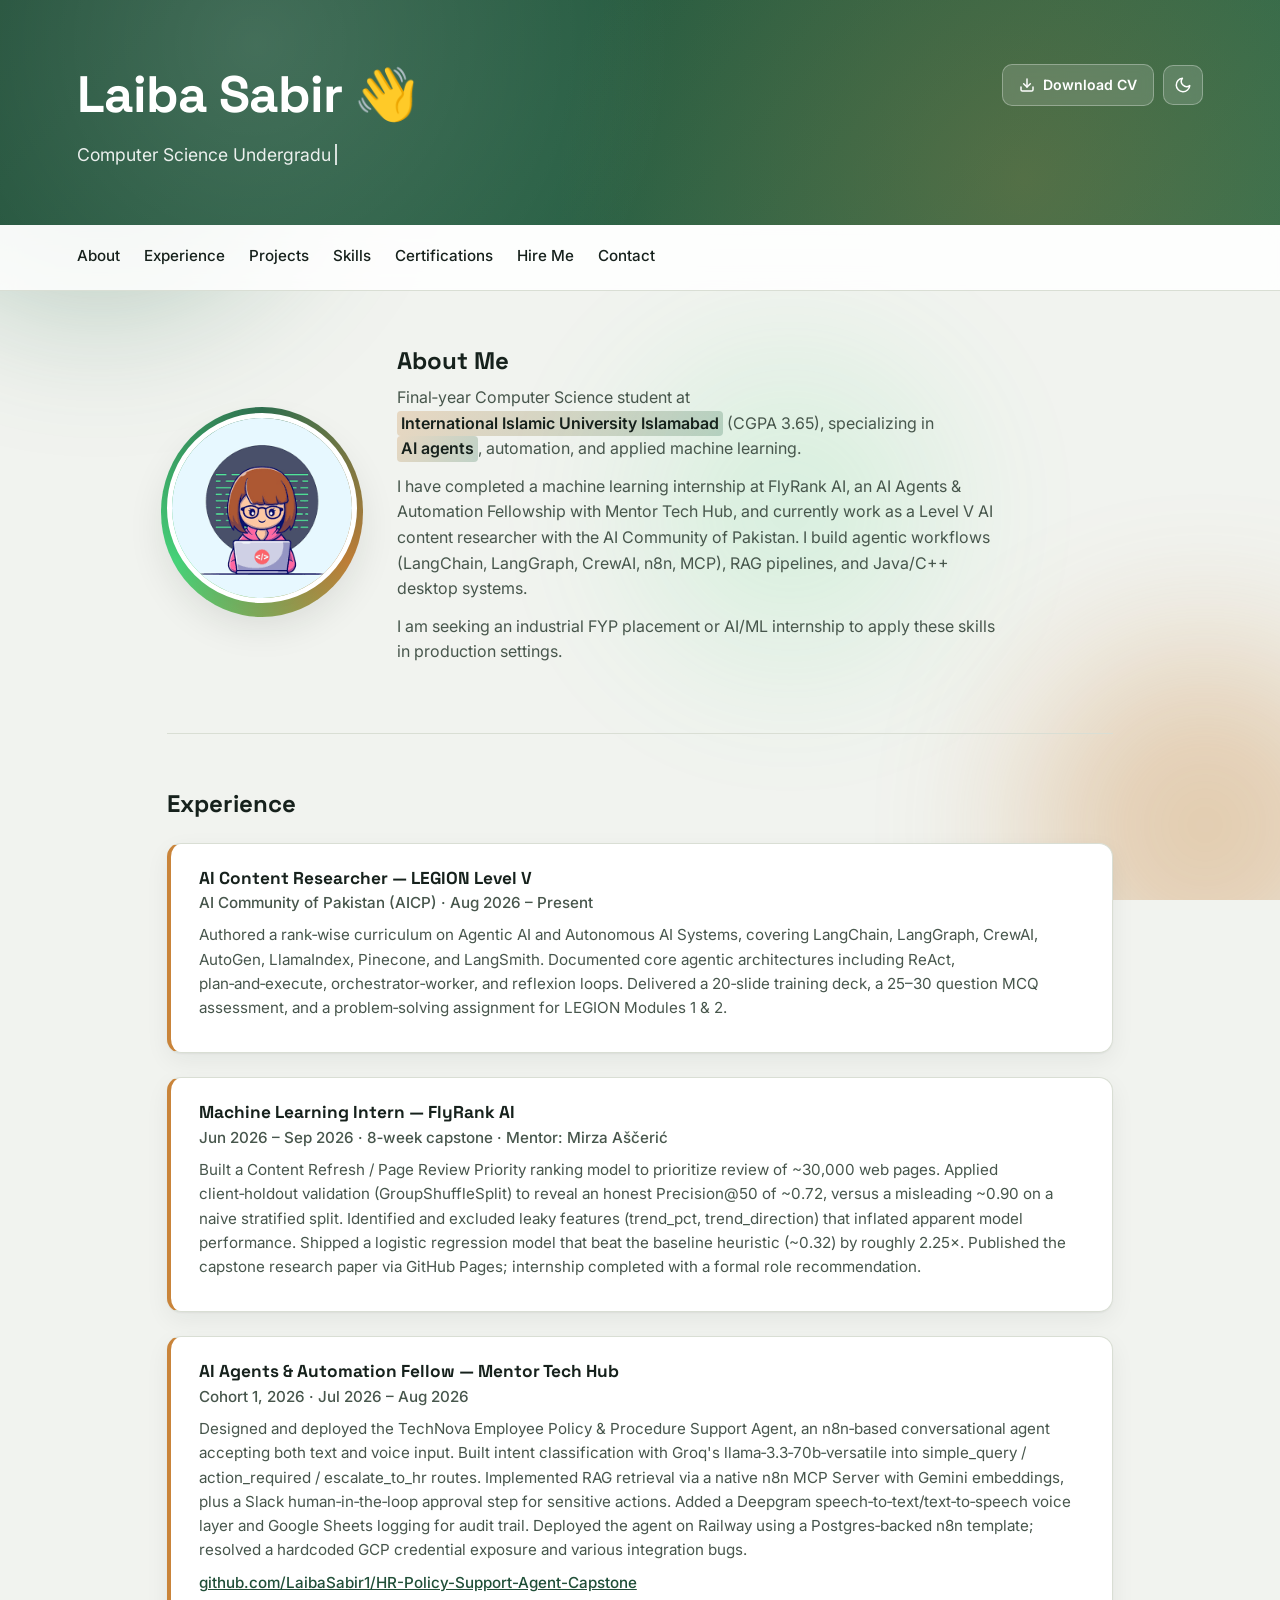
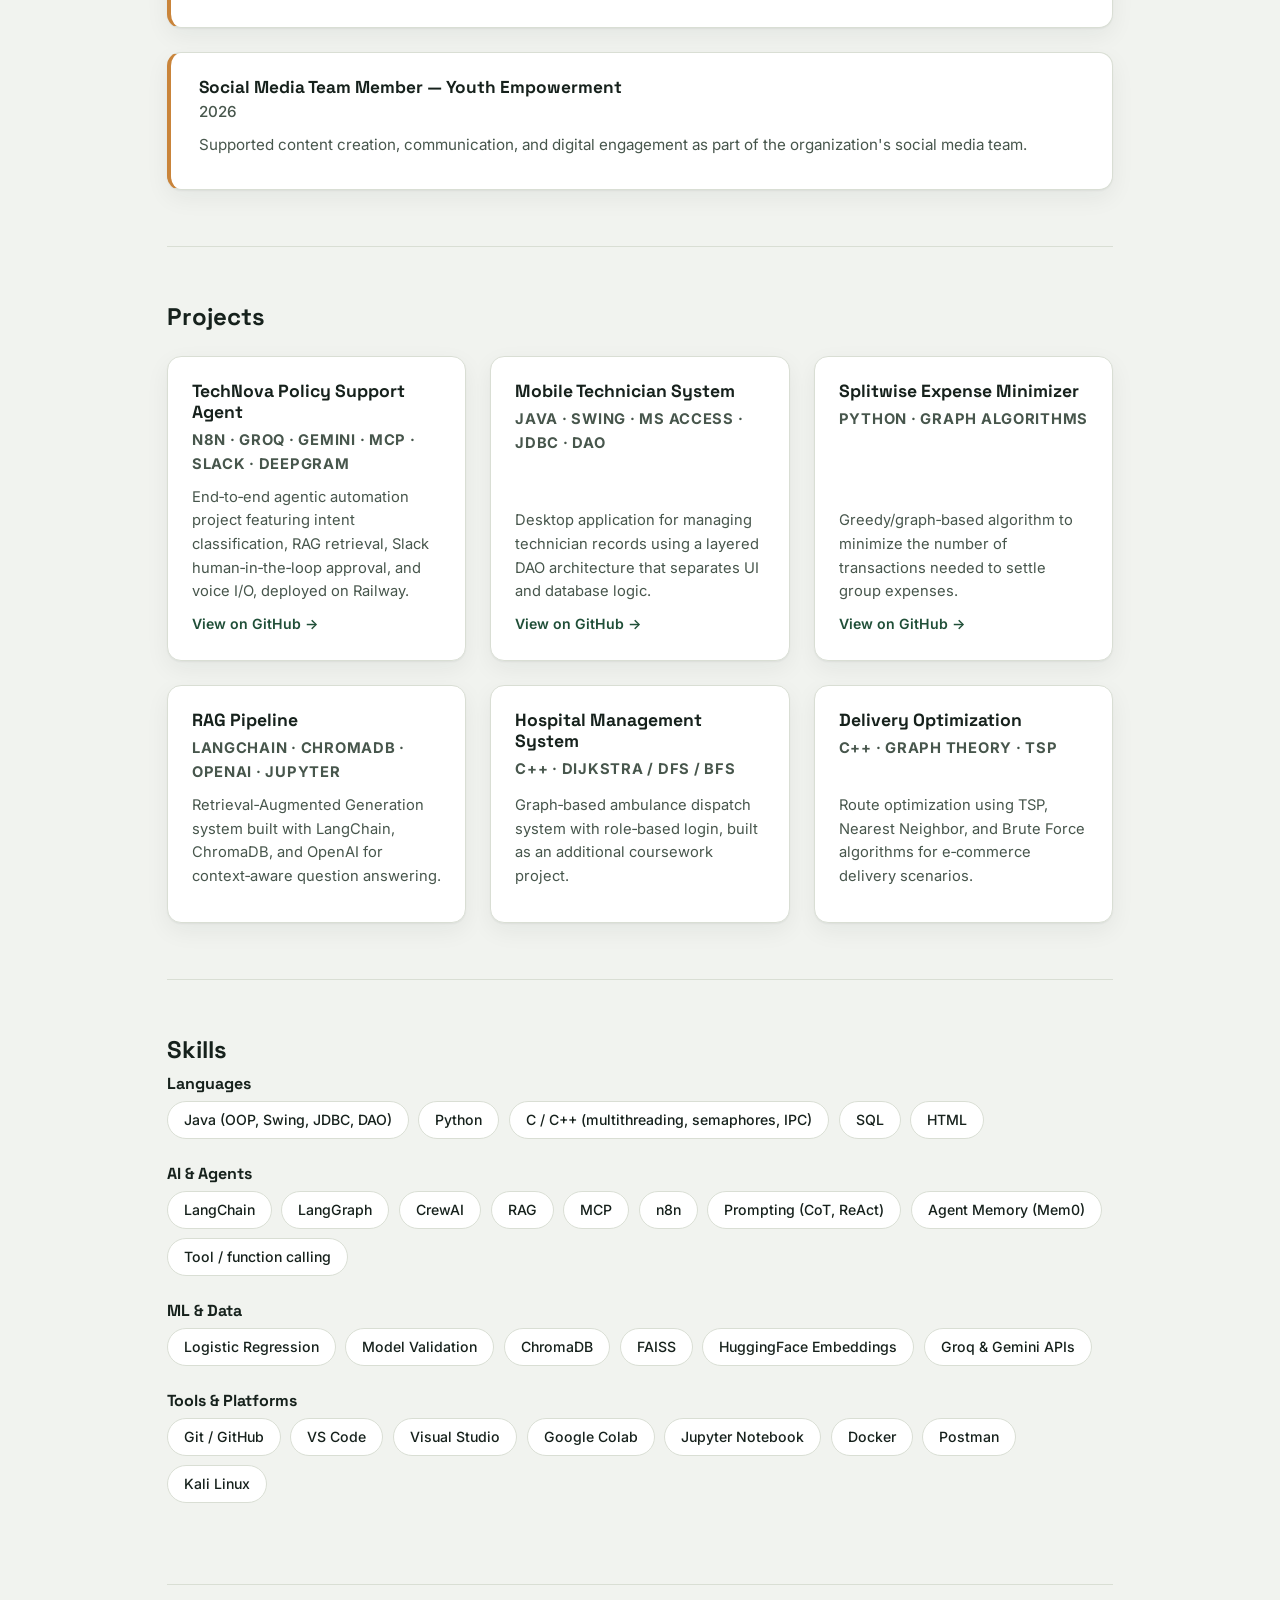
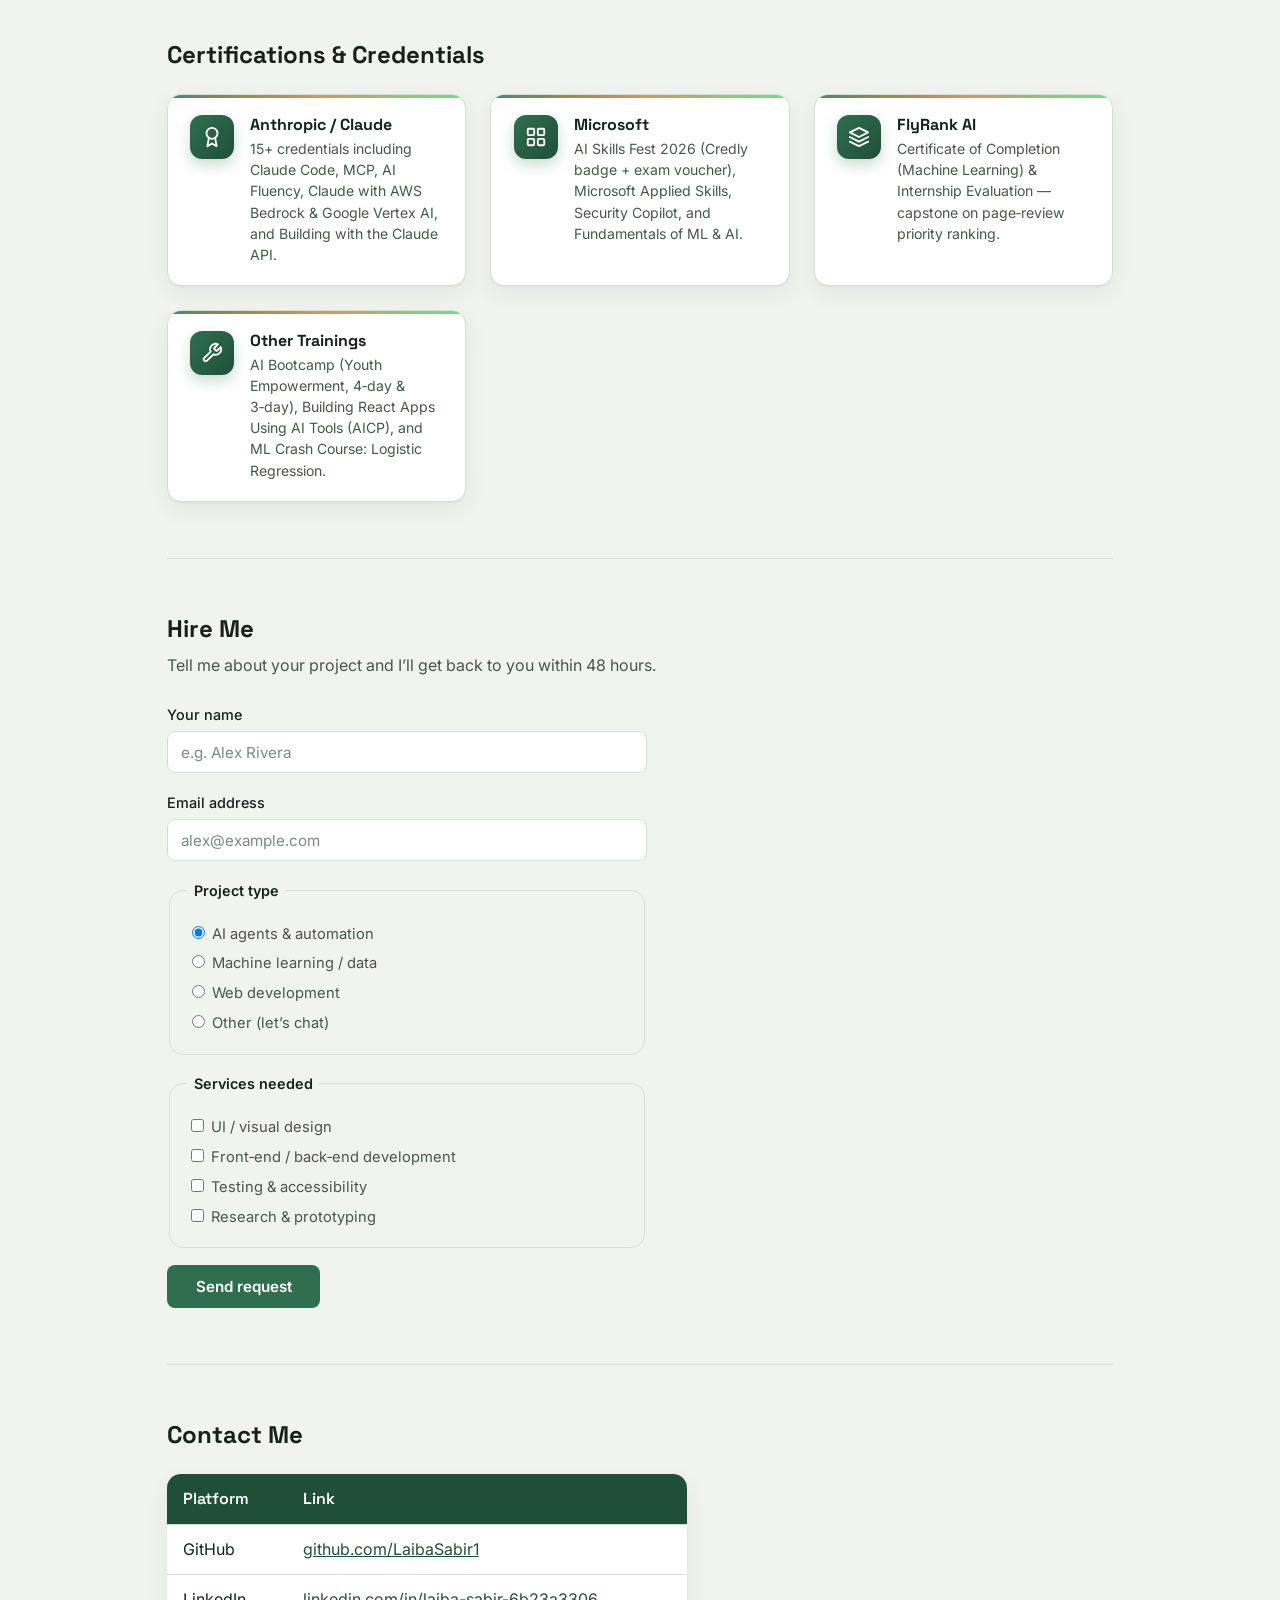
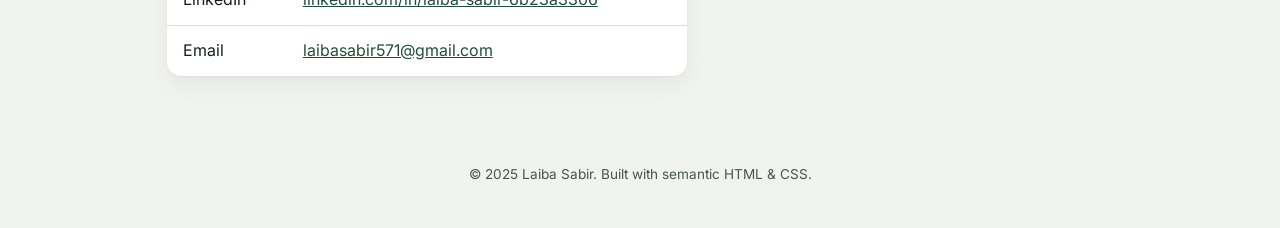
<file: index.html>
<!DOCTYPE html>
<html lang="en">
<head>
    <meta charset="UTF-8">
    <meta name="viewport" content="width=device-width, initial-scale=1.0">
    <title>Laiba Sabir · AI Agents & Machine Learning Portfolio</title>
    <link rel="preconnect" href="https://fonts.googleapis.com">
    <link rel="preconnect" href="https://fonts.gstatic.com" crossorigin>
    <link href="https://fonts.googleapis.com/css2?family=Space+Grotesk:wght@500;600;700&family=Inter:wght@400;500;600&display=swap" rel="stylesheet">
    <link rel="icon" type="image/png" href="images.png">
    <link rel="stylesheet" href="styles.css">
</head>
<body>

    <!-- Decorative animated background -->
    <div class="bg-blobs" aria-hidden="true">
        <span></span><span></span><span></span>
    </div>

    <header class="site-header">
        <div class="header-top">
            <div>
                <h1>Laiba Sabir <span class="wave">👋</span></h1>
                <p><span class="typed" id="typed-role">Computer Science Undergraduate</span></p>
            </div>
            <div class="header-actions">
                <a href="Laiba_Sabir_CV.pdf" download class="btn-cv" title="Download my CV">
                    <svg width="16" height="16" viewBox="0 0 24 24" fill="none" stroke="currentColor" stroke-width="2.2" stroke-linecap="round" stroke-linejoin="round" aria-hidden="true">
                        <path d="M21 15v4a2 2 0 0 1-2 2H5a2 2 0 0 1-2-2v-4"/>
                        <polyline points="7 10 12 15 17 10"/>
                        <line x1="12" y1="15" x2="12" y2="3"/>
                    </svg>
                    Download CV
                </a>
                <button id="theme-toggle" class="theme-toggle" aria-label="Toggle dark mode" title="Toggle dark mode">
                    <svg class="icon-sun" width="18" height="18" viewBox="0 0 24 24" fill="none" stroke="currentColor" stroke-width="2" stroke-linecap="round" stroke-linejoin="round" aria-hidden="true">
                        <circle cx="12" cy="12" r="4"/>
                        <path d="M12 2v2M12 20v2M4.93 4.93l1.41 1.41M17.66 17.66l1.41 1.41M2 12h2M20 12h2M6.34 17.66l-1.41 1.41M19.07 4.93l-1.41 1.41"/>
                    </svg>
                    <svg class="icon-moon" width="18" height="18" viewBox="0 0 24 24" fill="none" stroke="currentColor" stroke-width="2" stroke-linecap="round" stroke-linejoin="round" aria-hidden="true">
                        <path d="M21 12.79A9 9 0 1 1 11.21 3 7 7 0 0 0 21 12.79z"/>
                    </svg>
                </button>
            </div>
        </div>
    </header>

    <nav class="site-nav" aria-label="Main navigation">
        <a href="#about">About</a>
        <a href="#experience">Experience</a>
        <a href="#projects">Projects</a>
        <a href="#skills">Skills</a>
        <a href="#certifications">Certifications</a>
        <a href="#hire">Hire Me</a>
        <a href="#contact">Contact</a>
    </nav>

    <main>

        <!-- About -->
        <section id="about" class="about reveal">
            <div class="about__photo-wrap">
                <img src="images.png"
                     alt="Illustrated avatar of Laiba Sabir, a computer science student"
                     class="about__photo"
                     width="190" height="190"
                     loading="lazy">
            </div>
            <div class="about__text">
                <h2>About Me</h2>
                <p>
                    Final‑year Computer Science student at <span class="highlight">International Islamic University Islamabad</span>
                    (CGPA 3.65), specializing in <span class="highlight">AI agents</span>, automation, and applied machine learning.
                </p>
                <p>
                    I have completed a machine learning internship at FlyRank AI, an AI Agents &amp; Automation Fellowship with
                    Mentor Tech Hub, and currently work as a Level V AI content researcher with the AI Community of Pakistan.
                    I build agentic workflows (LangChain, LangGraph, CrewAI, n8n, MCP), RAG pipelines, and Java/C++ desktop systems.
                </p>
                <p>
                    I am seeking an industrial FYP placement or AI/ML internship to apply these skills in production settings.
                </p>
            </div>
        </section>

        <!-- Experience -->
        <section id="experience" class="experience reveal">
            <h2>Experience</h2>
            <ul class="experience-list">

                <li class="experience-item">
                    <h3>AI Content Researcher — LEGION Level V</h3>
                    <p class="experience-meta">AI Community of Pakistan (AICP) · Aug 2026 – Present</p>
                    <p>
                        Authored a rank‑wise curriculum on Agentic AI and Autonomous AI Systems, covering
                        LangChain, LangGraph, CrewAI, AutoGen, LlamaIndex, Pinecone, and LangSmith.
                        Documented core agentic architectures including ReAct, plan‑and‑execute,
                        orchestrator‑worker, and reflexion loops. Delivered a 20‑slide training deck, a
                        25–30 question MCQ assessment, and a problem‑solving assignment for LEGION Modules 1 &amp; 2.
                    </p>
                </li>

                <li class="experience-item">
                    <h3>Machine Learning Intern — FlyRank AI</h3>
                    <p class="experience-meta">Jun 2026 – Sep 2026 · 8‑week capstone · Mentor: Mirza Aščerić</p>
                    <p>
                        Built a Content Refresh / Page Review Priority ranking model to prioritize review
                        of ~30,000 web pages. Applied client‑holdout validation (GroupShuffleSplit) to reveal
                        an honest Precision@50 of ~0.72, versus a misleading ~0.90 on a naive stratified split.
                        Identified and excluded leaky features (trend_pct, trend_direction) that inflated
                        apparent model performance. Shipped a logistic regression model that beat the baseline
                        heuristic (~0.32) by roughly 2.25×. Published the capstone research paper via GitHub
                        Pages; internship completed with a formal role recommendation.
                    </p>
                </li>

                <li class="experience-item">
                    <h3>AI Agents &amp; Automation Fellow — Mentor Tech Hub</h3>
                    <p class="experience-meta">Cohort 1, 2026 · Jul 2026 – Aug 2026</p>
                    <p>
                        Designed and deployed the TechNova Employee Policy &amp; Procedure Support Agent, an
                        n8n‑based conversational agent accepting both text and voice input. Built intent
                        classification with Groq's llama‑3.3‑70b‑versatile into simple_query / action_required /
                        escalate_to_hr routes. Implemented RAG retrieval via a native n8n MCP Server with Gemini
                        embeddings, plus a Slack human‑in‑the‑loop approval step for sensitive actions. Added a
                        Deepgram speech‑to‑text/text‑to‑speech voice layer and Google Sheets logging for audit
                        trail. Deployed the agent on Railway using a Postgres‑backed n8n template; resolved a
                        hardcoded GCP credential exposure and various integration bugs.
                    </p>
                    <p class="experience-meta" style="margin-top:0.5rem;">
                        <a href="https://github.com/LaibaSabir1/HR-Policy-Support-Agent-Capstone" target="_blank" rel="noopener">
                            github.com/LaibaSabir1/HR-Policy-Support-Agent-Capstone
                        </a>
                    </p>
                </li>

                <li class="experience-item">
                    <h3>Social Media Team Member — Youth Empowerment</h3>
                    <p class="experience-meta">2026</p>
                    <p>
                        Supported content creation, communication, and digital engagement as part of the
                        organization's social media team.
                    </p>
                </li>
            </ul>
        </section>

        <!-- Projects -->
        <section id="projects" class="projects reveal">
            <h2>Projects</h2>
            <div class="card-grid">

                <article class="card">
                    <h3>TechNova Policy Support Agent</h3>
                    <p class="card__stack">n8n · Groq · Gemini · MCP · Slack · Deepgram</p>
                    <p>
                        End‑to‑end agentic automation project featuring intent classification, RAG retrieval,
                        Slack human‑in‑the‑loop approval, and voice I/O, deployed on Railway.
                    </p>
                    <div class="card__links">
                        <a href="https://github.com/LaibaSabir1/HR-Policy-Support-Agent-Capstone" target="_blank" rel="noopener">View on GitHub →</a>
                    </div>
                </article>

                <article class="card">
                    <h3>Mobile Technician System</h3>
                    <p class="card__stack">Java · Swing · MS Access · JDBC · DAO</p>
                    <p>
                        Desktop application for managing technician records using a layered DAO architecture
                        that separates UI and database logic.
                    </p>
                    <div class="card__links">
                        <a href="https://github.com/LaibaSabir1/Mobile_Technician_System" target="_blank" rel="noopener">View on GitHub →</a>
                    </div>
                </article>

                <article class="card">
                    <h3>Splitwise Expense Minimizer</h3>
                    <p class="card__stack">Python · Graph Algorithms</p>
                    <p>
                        Greedy/graph‑based algorithm to minimize the number of transactions needed to settle
                        group expenses.
                    </p>
                    <div class="card__links">
                        <a href="https://github.com/LaibaSabir1/Splitwise_Expense_Minimizer" target="_blank" rel="noopener">View on GitHub →</a>
                    </div>
                </article>

                <article class="card">
                    <h3>RAG Pipeline</h3>
                    <p class="card__stack">LangChain · ChromaDB · OpenAI · Jupyter</p>
                    <p>
                        Retrieval‑Augmented Generation system built with LangChain, ChromaDB, and OpenAI for
                        context‑aware question answering.
                    </p>
                </article>

                <article class="card">
                    <h3>Hospital Management System</h3>
                    <p class="card__stack">C++ · Dijkstra / DFS / BFS</p>
                    <p>
                        Graph‑based ambulance dispatch system with role‑based login, built as an additional
                        coursework project.
                    </p>
                </article>

                <article class="card">
                    <h3>Delivery Optimization</h3>
                    <p class="card__stack">C++ · Graph Theory · TSP</p>
                    <p>
                        Route optimization using TSP, Nearest Neighbor, and Brute Force algorithms for
                        e‑commerce delivery scenarios.
                    </p>
                </article>
            </div>
        </section>

        <!-- Skills -->
        <section id="skills" class="skills reveal">
            <h2>Skills</h2>

            <div class="skills__group">
                <h3>Languages</h3>
                <ul class="skills__list">
                    <li>Java (OOP, Swing, JDBC, DAO)</li>
                    <li>Python</li>
                    <li>C / C++ (multithreading, semaphores, IPC)</li>
                    <li>SQL</li>
                    <li>HTML</li>
                </ul>
            </div>

            <div class="skills__group">
                <h3>AI &amp; Agents</h3>
                <ul class="skills__list">
                    <li>LangChain</li>
                    <li>LangGraph</li>
                    <li>CrewAI</li>
                    <li>RAG</li>
                    <li>MCP</li>
                    <li>n8n</li>
                    <li>Prompting (CoT, ReAct)</li>
                    <li>Agent Memory (Mem0)</li>
                    <li>Tool / function calling</li>
                </ul>
            </div>

            <div class="skills__group">
                <h3>ML &amp; Data</h3>
                <ul class="skills__list">
                    <li>Logistic Regression</li>
                    <li>Model Validation</li>
                    <li>ChromaDB</li>
                    <li>FAISS</li>
                    <li>HuggingFace Embeddings</li>
                    <li>Groq &amp; Gemini APIs</li>
                </ul>
            </div>

            <div class="skills__group">
                <h3>Tools &amp; Platforms</h3>
                <ul class="skills__list">
                    <li>Git / GitHub</li>
                    <li>VS Code</li>
                    <li>Visual Studio</li>
                    <li>Google Colab</li>
                    <li>Jupyter Notebook</li>
                    <li>Docker</li>
                    <li>Postman</li>
                    <li>Kali Linux</li>
                </ul>
            </div>
        </section>

        <!-- Certifications -->
        <section id="certifications" class="certifications reveal">
            <h2>Certifications &amp; Credentials</h2>

            <div class="cert-grid">

                <article class="cert-card">
                    <div class="cert-card__icon" aria-hidden="true">
                        <svg width="22" height="22" viewBox="0 0 24 24" fill="none" stroke="currentColor" stroke-width="2" stroke-linecap="round" stroke-linejoin="round">
                            <circle cx="12" cy="8" r="6"/>
                            <path d="M15.477 12.89 17 22l-5-3-5 3 1.523-9.11"/>
                        </svg>
                    </div>
                    <div>
                        <h3>Anthropic / Claude</h3>
                        <p>15+ credentials including Claude Code, MCP, AI Fluency, Claude with AWS Bedrock &amp; Google Vertex AI, and Building with the Claude API.</p>
                    </div>
                </article>

                <article class="cert-card">
                    <div class="cert-card__icon" aria-hidden="true">
                        <svg width="22" height="22" viewBox="0 0 24 24" fill="none" stroke="currentColor" stroke-width="2" stroke-linecap="round" stroke-linejoin="round">
                            <rect x="3" y="3" width="7" height="7" rx="1"/>
                            <rect x="14" y="3" width="7" height="7" rx="1"/>
                            <rect x="14" y="14" width="7" height="7" rx="1"/>
                            <rect x="3" y="14" width="7" height="7" rx="1"/>
                        </svg>
                    </div>
                    <div>
                        <h3>Microsoft</h3>
                        <p>AI Skills Fest 2026 (Credly badge + exam voucher), Microsoft Applied Skills, Security Copilot, and Fundamentals of ML &amp; AI.</p>
                    </div>
                </article>

                <article class="cert-card">
                    <div class="cert-card__icon" aria-hidden="true">
                        <svg width="22" height="22" viewBox="0 0 24 24" fill="none" stroke="currentColor" stroke-width="2" stroke-linecap="round" stroke-linejoin="round">
                            <path d="M12 2 2 7l10 5 10-5-10-5z"/>
                            <path d="m2 17 10 5 10-5"/>
                            <path d="m2 12 10 5 10-5"/>
                        </svg>
                    </div>
                    <div>
                        <h3>FlyRank AI</h3>
                        <p>Certificate of Completion (Machine Learning) &amp; Internship Evaluation — capstone on page‑review priority ranking.</p>
                    </div>
                </article>

                <article class="cert-card">
                    <div class="cert-card__icon" aria-hidden="true">
                        <svg width="22" height="22" viewBox="0 0 24 24" fill="none" stroke="currentColor" stroke-width="2" stroke-linecap="round" stroke-linejoin="round">
                            <path d="M14.7 6.3a1 1 0 0 0 0 1.4l1.6 1.6a1 1 0 0 0 1.4 0l3.77-3.77a6 6 0 0 1-7.94 7.94l-6.91 6.91a2.12 2.12 0 0 1-3-3l6.91-6.91a6 6 0 0 1 7.94-7.94l-3.76 3.76z"/>
                        </svg>
                    </div>
                    <div>
                        <h3>Other Trainings</h3>
                        <p>AI Bootcamp (Youth Empowerment, 4‑day &amp; 3‑day), Building React Apps Using AI Tools (AICP), and ML Crash Course: Logistic Regression.</p>
                    </div>
                </article>

            </div>
        </section>

        <!-- Hire form -->
        <section id="hire" class="hire reveal">
            <h2>Hire Me</h2>
            <p>Tell me about your project and I’ll get back to you within 48 hours.</p>

            <form class="hire-form" action="https://formspree.io/f/mnpnnepe" method="POST">
                <div class="form-row">
                    <label for="name">Your name</label>
                    <input type="text" id="name" name="name" placeholder="e.g. Alex Rivera" required>
                </div>

                <div class="form-row">
                    <label for="email">Email address</label>
                    <input type="email" id="email" name="email" placeholder="alex@example.com" required>
                </div>

                <fieldset class="form-fieldset">
                    <legend>Project type</legend>
                    <label><input type="radio" name="project" value="ai-agents" checked> AI agents &amp; automation</label>
                    <label><input type="radio" name="project" value="ml"> Machine learning / data</label>
                    <label><input type="radio" name="project" value="web"> Web development</label>
                    <label><input type="radio" name="project" value="other"> Other (let’s chat)</label>
                </fieldset>

                <fieldset class="form-fieldset">
                    <legend>Services needed</legend>
                    <label><input type="checkbox" name="service" value="design"> UI / visual design</label>
                    <label><input type="checkbox" name="service" value="development"> Front‑end / back‑end development</label>
                    <label><input type="checkbox" name="service" value="testing"> Testing &amp; accessibility</label>
                    <label><input type="checkbox" name="service" value="research"> Research &amp; prototyping</label>
                </fieldset>

                <button type="submit">Send request</button>
            </form>
        </section>

        <!-- Contact -->
        <section id="contact" class="contact reveal">
            <h2>Contact Me</h2>
            <table>
                <thead>
                    <tr><th>Platform</th><th>Link</th></tr>
                </thead>
                <tbody>
                    <tr>
                        <td>GitHub</td>
                        <td><a href="https://github.com/LaibaSabir1" target="_blank" rel="noopener">github.com/LaibaSabir1</a></td>
                    </tr>
                    <tr>
                        <td>LinkedIn</td>
                        <td><a href="https://www.linkedin.com/in/laiba-sabir-6b23a3306" target="_blank" rel="noopener">linkedin.com/in/laiba-sabir-6b23a3306</a></td>
                    </tr>
                    <tr>
                        <td>Email</td>
                        <td><a href="mailto:laibasabir571@gmail.com">laibasabir571@gmail.com</a></td>
                    </tr>
                </tbody>
            </table>
        </section>

    </main>

    <footer class="site-footer">
        <p>© 2025 Laiba Sabir. Built with semantic HTML &amp; CSS.</p>
    </footer>

    <script>
        // ---------- Typing effect for the header role ----------
        const roles = [
            "Computer Science Undergraduate",
            "AI Agents & Automation",
            "Machine Learning Practitioner",
            "RAG & LLM Enthusiast"
        ];
        const typedEl = document.getElementById("typed-role");
        let roleIndex = 0, charIndex = 0, deleting = false;

        function typeLoop() {
            const current = roles[roleIndex];
            if (!deleting) {
                typedEl.textContent = current.slice(0, ++charIndex);
                if (charIndex === current.length) {
                    deleting = true;
                    setTimeout(typeLoop, 1500);
                    return;
                }
            } else {
                typedEl.textContent = current.slice(0, --charIndex);
                if (charIndex === 0) {
                    deleting = false;
                    roleIndex = (roleIndex + 1) % roles.length;
                }
            }
            setTimeout(typeLoop, deleting ? 40 : 80);
        }
        typeLoop();

        // ---------- Scroll reveal ----------
        const revealEls = document.querySelectorAll(".reveal");
        const observer = new IntersectionObserver((entries) => {
            entries.forEach((entry) => {
                if (entry.isIntersecting) {
                    entry.target.classList.add("visible");
                    observer.unobserve(entry.target);
                }
            });
        }, { threshold: 0.12 });
        revealEls.forEach((el) => observer.observe(el));

        // ---------- Theme toggle (dark / light) ----------
        const themeToggle = document.getElementById("theme-toggle");
        const root = document.documentElement;

        // Load saved theme or system preference
        const savedTheme = localStorage.getItem("theme");
        const prefersDark = window.matchMedia("(prefers-color-scheme: dark)").matches;

        if (savedTheme === "dark" || (!savedTheme && prefersDark)) {
            root.setAttribute("data-theme", "dark");
        }

        themeToggle.addEventListener("click", () => {
            const isDark = root.getAttribute("data-theme") === "dark";
            if (isDark) {
                root.removeAttribute("data-theme");
                localStorage.setItem("theme", "light");
            } else {
                root.setAttribute("data-theme", "dark");
                localStorage.setItem("theme", "dark");
            }
        });
    </script>
</body>
</html>
</file>
<file: styles.css>
/* =========================================================
   Design tokens — Light mode (default)
   ========================================================= */
:root {
    --ink: #16211C;
    --ink-soft: #47564C;
    --bg: #F1F3EF;
    --surface: #FFFFFF;
    --border: #D9DED4;
    --accent: #2F6F4F;
    --accent-dark: #204F38;
    --accent-warm: #C9843A;
    --accent-glow: #4ade80;
    --radius: 14px;
    --shadow: 0 1px 2px rgba(22,33,28,0.06), 0 8px 24px rgba(22,33,28,0.06);
    --shadow-lg: 0 20px 40px rgba(22,33,28,0.12);
    --font-display: "Space Grotesk", "Segoe UI", sans-serif;
    --font-body: "Inter", "Segoe UI", sans-serif;
}

/* =========================================================
   Dark mode overrides
   ========================================================= */
[data-theme="dark"] {
    --ink: #E8EDE9;
    --ink-soft: #A8B5AC;
    --bg: #0F1713;
    --surface: #182420;
    --border: #2A3A32;
    --accent: #4CAF7D;
    --accent-dark: #2F6F4F;
    --accent-warm: #E0A05A;
    --accent-glow: #6EE7A0;
    --shadow: 0 1px 2px rgba(0,0,0,0.3), 0 8px 24px rgba(0,0,0,0.35);
    --shadow-lg: 0 20px 40px rgba(0,0,0,0.5);
}

[data-theme="dark"] body { background: var(--bg); color: var(--ink); }
[data-theme="dark"] .site-nav {
    background: rgba(15, 23, 19, 0.85);
    border-bottom-color: var(--border);
}
[data-theme="dark"] .site-nav a { color: var(--ink); }
[data-theme="dark"] .site-nav a:hover { color: var(--accent-glow); }
[data-theme="dark"] .about__text .highlight {
    background: linear-gradient(120deg, rgba(224,160,90,0.2), rgba(76,175,125,0.2));
    color: var(--ink);
}
[data-theme="dark"] .bg-blobs span { opacity: 0.25; }
[data-theme="dark"] .theme-toggle .icon-sun { display: block; }
[data-theme="dark"] .theme-toggle .icon-moon { display: none; }

/* =========================================================
   Base
   ========================================================= */
* { box-sizing: border-box; }
html { scroll-behavior: smooth; }

body {
    margin: 0;
    font-family: var(--font-body);
    color: var(--ink);
    background: var(--bg);
    line-height: 1.6;
    overflow-x: hidden;
    transition: background-color 0.3s ease, color 0.3s ease;
}

h1, h2, h3 {
    font-family: var(--font-display);
    line-height: 1.2;
    margin: 0 0 0.4em;
}

p { margin: 0 0 0.75em; color: var(--ink-soft); }
a { color: var(--accent-dark); }
img { max-width: 100%; height: auto; }

[data-theme="dark"] a { color: var(--accent-glow); }

/* =========================================================
   Animated gradient background blobs
   ========================================================= */
.bg-blobs {
    position: fixed;
    inset: 0;
    z-index: -1;
    overflow: hidden;
    pointer-events: none;
}
.bg-blobs span {
    position: absolute;
    border-radius: 50%;
    filter: blur(80px);
    opacity: 0.35;
    animation: float 18s ease-in-out infinite;
}
.bg-blobs span:nth-child(1) {
    width: 400px; height: 400px;
    background: #2F6F4F;
    top: -100px; left: -100px;
    animation-delay: 0s;
}
.bg-blobs span:nth-child(2) {
    width: 350px; height: 350px;
    background: #C9843A;
    bottom: -100px; right: -100px;
    animation-delay: -6s;
}
.bg-blobs span:nth-child(3) {
    width: 300px; height: 300px;
    background: #4ade80;
    top: 40%; left: 50%;
    animation-delay: -12s;
    opacity: 0.15;
}
@keyframes float {
    0%, 100% { transform: translate(0,0) scale(1); }
    33%      { transform: translate(40px,-30px) scale(1.1); }
    66%      { transform: translate(-30px,30px) scale(0.95); }
}

/* =========================================================
   Header + Nav
   ========================================================= */
.site-header {
    position: relative;
    color: #fff;
    padding: 4rem 6vw 3.5rem;
    background: linear-gradient(135deg, var(--accent-dark), var(--accent));
    overflow: hidden;
    transition: background 0.3s ease;
}
[data-theme="dark"] .site-header {
    background: linear-gradient(135deg, #0B2A1D, #1F4F38);
}
.site-header::before {
    content: "";
    position: absolute;
    inset: 0;
    background:
        radial-gradient(circle at 20% 20%, rgba(255,255,255,0.15), transparent 40%),
        radial-gradient(circle at 80% 80%, rgba(201,132,58,0.25), transparent 45%);
    pointer-events: none;
}

.header-top {
    position: relative;
    display: flex;
    justify-content: space-between;
    align-items: flex-start;
    gap: 1.5rem;
    flex-wrap: wrap;
}

.site-header h1 {
    font-size: clamp(2.2rem, 5vw, 3.2rem);
    letter-spacing: -0.02em;
    margin-bottom: 0.3em;
}
.site-header h1 .wave {
    display: inline-block;
    animation: wave 2.5s infinite;
    transform-origin: 70% 70%;
}
@keyframes wave {
    0%, 60%, 100% { transform: rotate(0deg); }
    10%, 30%      { transform: rotate(14deg); }
    20%           { transform: rotate(-8deg); }
}
.site-header p {
    color: rgba(255,255,255,0.9);
    margin: 0;
    font-size: 1.1rem;
    min-height: 1.6em;
}
.typed {
    border-right: 2px solid rgba(255,255,255,0.8);
    padding-right: 4px;
    animation: blink 0.9s step-end infinite;
}
@keyframes blink {
    50% { border-color: transparent; }
}

/* ---------- Header action buttons ---------- */
.header-actions {
    display: flex;
    gap: 0.6rem;
    align-items: center;
    flex-shrink: 0;
}
.btn-cv,
.theme-toggle {
    display: inline-flex;
    align-items: center;
    gap: 0.5rem;
    background: rgba(255,255,255,0.15);
    color: #fff;
    border: 1px solid rgba(255,255,255,0.3);
    border-radius: 10px;
    padding: 0.55rem 1rem;
    font-family: var(--font-body);
    font-size: 0.88rem;
    font-weight: 600;
    text-decoration: none;
    cursor: pointer;
    transition: background 0.2s ease, transform 0.2s ease, border-color 0.2s ease;
    backdrop-filter: blur(6px);
    -webkit-backdrop-filter: blur(6px);
}
.btn-cv:hover,
.theme-toggle:hover {
    background: rgba(255,255,255,0.28);
    transform: translateY(-2px);
    border-color: rgba(255,255,255,0.5);
}
.theme-toggle {
    padding: 0.55rem;
    width: 40px;
    height: 40px;
    justify-content: center;
}
.theme-toggle .icon-sun { display: none; }
.theme-toggle .icon-moon { display: block; }

/* ---------- Sticky nav ---------- */
.site-nav {
    position: sticky;
    top: 0;
    z-index: 20;
    display: flex;
    flex-wrap: wrap;
    gap: 1.5rem;
    background: rgba(255,255,255,0.85);
    backdrop-filter: blur(10px);
    -webkit-backdrop-filter: blur(10px);
    border-bottom: 1px solid var(--border);
    padding: 0.9rem 6vw;
    transition: background 0.3s ease, border-color 0.3s ease;
}
.site-nav a {
    text-decoration: none;
    color: var(--ink);
    font-weight: 500;
    font-size: 0.95rem;
    padding: 0.3rem 0;
    border-bottom: 2px solid transparent;
    transition: border-color 0.15s ease, color 0.15s ease;
}
.site-nav a:hover,
.site-nav a:focus-visible {
    color: var(--accent-dark);
    border-bottom-color: var(--accent-warm);
}
[data-theme="dark"] .site-nav a:hover {
    color: var(--accent-glow);
    border-bottom-color: var(--accent-warm);
}

/* =========================================================
   Layout
   ========================================================= */
main {
    max-width: 1100px;
    margin: 0 auto;
    padding: 0 6vw;
    position: relative;
}
section {
    padding: 3.5rem 0;
    border-bottom: 1px solid var(--border);
    transition: border-color 0.3s ease;
}
section:last-of-type { border-bottom: none; }

/* Reveal animation */
.reveal {
    opacity: 0;
    transform: translateY(30px);
    transition: opacity 0.7s ease, transform 0.7s ease;
}
.reveal.visible {
    opacity: 1;
    transform: translateY(0);
}

/* =========================================================
   About
   ========================================================= */
.about {
    display: flex;
    align-items: center;
    gap: 2.5rem;
    flex-wrap: wrap;
}
.about__photo-wrap {
    position: relative;
    flex-shrink: 0;
}
.about__photo {
    width: 190px;
    height: 190px;
    object-fit: cover;
    border-radius: 50%;
    border: 5px solid var(--surface);
    box-shadow: var(--shadow-lg);
    position: relative;
    z-index: 2;
    background: #0f172a;
    transition: transform 0.4s ease, border-color 0.3s ease;
}
.about__photo:hover {
    transform: scale(1.05) rotate(-2deg);
}
.about__photo-wrap::after {
    content: "";
    position: absolute;
    inset: -6px;
    border-radius: 50%;
    background: conic-gradient(from 0deg, var(--accent), var(--accent-warm), var(--accent-glow), var(--accent));
    z-index: 1;
    animation: spin 6s linear infinite;
}
@keyframes spin {
    to { transform: rotate(360deg); }
}
.about__text { max-width: 60ch; }
.about__text .highlight {
    display: inline-block;
    background: linear-gradient(120deg, rgba(201,132,58,0.25), rgba(47,111,79,0.25));
    padding: 0 0.25em;
    border-radius: 4px;
    font-weight: 600;
    color: var(--ink);
}

/* =========================================================
   Experience
   ========================================================= */
.experience-list {
    list-style: none;
    padding: 0;
    margin: 1.5rem 0 0;
    display: flex;
    flex-direction: column;
    gap: 1.5rem;
}
.experience-item {
    background: var(--surface);
    border: 1px solid var(--border);
    border-radius: var(--radius);
    padding: 1.5rem 1.75rem;
    border-left: 4px solid var(--accent-warm);
    box-shadow: var(--shadow);
    transition: transform 0.3s ease, box-shadow 0.3s ease, border-left-color 0.3s ease, background 0.3s ease;
}
.experience-item:hover {
    transform: translateX(6px);
    box-shadow: var(--shadow-lg);
    border-left-color: var(--accent-glow);
}
.experience-item h3 { margin-bottom: 0.15rem; font-size: 1.08rem; }
.experience-meta {
    font-size: 0.85rem;
    color: var(--ink-soft);
    font-weight: 500;
    margin-bottom: 0.6rem;
}
.experience-item p {
    margin: 0 0 0.5rem;
    font-size: 0.95rem;
}

/* =========================================================
   Projects
   ========================================================= */
.card-grid {
    display: grid;
    grid-template-columns: repeat(auto-fit, minmax(240px, 1fr));
    gap: 1.5rem;
    margin-top: 1.5rem;
}
.card {
    position: relative;
    background: var(--surface);
    border: 1px solid var(--border);
    border-radius: var(--radius);
    padding: 1.5rem;
    box-shadow: var(--shadow);
    overflow: hidden;
    display: flex;
    flex-direction: column;
    transition: transform 0.35s ease, box-shadow 0.35s ease, background 0.3s ease;
}
.card::before {
    content: "";
    position: absolute;
    inset: 0;
    background: linear-gradient(135deg, rgba(47,111,79,0.08), rgba(201,132,58,0.08));
    opacity: 0;
    transition: opacity 0.35s ease;
    pointer-events: none;
}
.card:hover {
    transform: translateY(-8px);
    box-shadow: var(--shadow-lg);
}
.card:hover::before { opacity: 1; }
.card h3 { font-size: 1.1rem; margin-bottom: 0.4rem; position: relative; }
.card p {
    margin: 0 0 0.6rem;
    font-size: 0.92rem;
    flex: 1;
    position: relative;
}
.card__stack {
    font-size: 0.75rem;
    color: var(--ink-soft);
    text-transform: uppercase;
    letter-spacing: 0.05em;
    font-weight: 700;
    margin-bottom: 0.5rem;
    position: relative;
}
.card__links {
    font-size: 0.88rem;
    font-weight: 600;
    position: relative;
}
.card__links a {
    text-decoration: none;
    border-bottom: 1px solid transparent;
    transition: border-color 0.15s ease;
}
.card__links a:hover { border-bottom-color: var(--accent-warm); }

/* =========================================================
   Skills
   ========================================================= */
.skills__group { margin-bottom: 1.6rem; }
.skills__group h3 { font-size: 1rem; margin-bottom: 0.5rem; }
.skills__list {
    display: flex;
    flex-wrap: wrap;
    gap: 0.6rem;
    list-style: none;
    padding: 0;
    margin: 0;
}
.skills__list li {
    background: var(--surface);
    border: 1px solid var(--border);
    border-radius: 999px;
    padding: 0.4rem 1rem;
    font-size: 0.88rem;
    font-weight: 500;
    transition: transform 0.2s ease, background 0.2s ease, color 0.2s ease, border-color 0.3s ease;
    cursor: default;
}
.skills__list li:hover {
    transform: translateY(-3px) scale(1.05);
    background: var(--accent);
    color: #fff;
    border-color: var(--accent);
}

/* =========================================================
   Certifications
   ========================================================= */
.cert-grid {
    display: grid;
    grid-template-columns: repeat(auto-fit, minmax(260px, 1fr));
    gap: 1.5rem;
    margin-top: 1.5rem;
}
.cert-card {
    display: flex;
    gap: 1rem;
    align-items: flex-start;
    background: var(--surface);
    border: 1px solid var(--border);
    border-radius: var(--radius);
    padding: 1.25rem 1.4rem;
    box-shadow: var(--shadow);
    position: relative;
    overflow: hidden;
    transition: transform 0.35s ease, box-shadow 0.35s ease, border-color 0.3s ease;
}
.cert-card::after {
    content: "";
    position: absolute;
    top: 0; left: 0; right: 0;
    height: 3px;
    background: linear-gradient(90deg, var(--accent), var(--accent-warm), var(--accent-glow));
    opacity: 0.85;
}
.cert-card:hover {
    transform: translateY(-6px);
    box-shadow: var(--shadow-lg);
}
.cert-card__icon {
    flex-shrink: 0;
    width: 44px;
    height: 44px;
    border-radius: 12px;
    display: flex;
    align-items: center;
    justify-content: center;
    background: linear-gradient(135deg, var(--accent), var(--accent-dark));
    color: #fff;
    box-shadow: 0 6px 14px rgba(47,111,79,0.25);
}
.cert-card h3 {
    font-size: 1rem;
    margin-bottom: 0.25rem;
}
.cert-card p {
    margin: 0;
    font-size: 0.88rem;
    line-height: 1.5;
}

/* =========================================================
   Contact form
   ========================================================= */
.hire-form {
    max-width: 480px;
    margin-top: 1.5rem;
    display: flex;
    flex-direction: column;
    gap: 1.1rem;
}
.form-row { display: flex; flex-direction: column; gap: 0.35rem; }
.form-row label { font-weight: 500; font-size: 0.9rem; }
.form-row input {
    border: 1px solid var(--border);
    border-radius: 8px;
    padding: 0.65rem 0.85rem;
    font-family: var(--font-body);
    font-size: 0.95rem;
    background: var(--surface);
    color: var(--ink);
    transition: border-color 0.2s ease, box-shadow 0.2s ease, background 0.3s ease;
}
.form-row input::placeholder { color: var(--ink-soft); opacity: 0.7; }
.form-row input:focus-visible {
    outline: none;
    border-color: var(--accent);
    box-shadow: 0 0 0 3px rgba(47,111,79,0.2);
}
.form-fieldset {
    border: 1px solid var(--border);
    border-radius: var(--radius);
    padding: 0.9rem 1.1rem 1.1rem;
    transition: border-color 0.3s ease;
}
.form-fieldset legend {
    font-weight: 600;
    font-size: 0.9rem;
    padding: 0 0.4rem;
}
.form-fieldset label {
    display: block;
    font-size: 0.92rem;
    margin-top: 0.4rem;
    color: var(--ink-soft);
}
.hire-form button {
    align-self: flex-start;
    background: var(--accent);
    color: #fff;
    border: none;
    border-radius: 8px;
    padding: 0.75rem 1.8rem;
    font-family: var(--font-body);
    font-weight: 600;
    font-size: 0.95rem;
    cursor: pointer;
    transition: background 0.2s ease, transform 0.2s ease, box-shadow 0.2s ease;
}
.hire-form button:hover {
    background: var(--accent-dark);
    transform: translateY(-2px);
    box-shadow: 0 8px 20px rgba(47,111,79,0.3);
}

/* =========================================================
   Contact table
   ========================================================= */
table {
    width: 100%;
    max-width: 520px;
    border-collapse: collapse;
    margin-top: 1.5rem;
    background: var(--surface);
    border-radius: var(--radius);
    overflow: hidden;
    box-shadow: var(--shadow);
    transition: background 0.3s ease;
}
th, td {
    text-align: left;
    padding: 0.75rem 1rem;
    border-bottom: 1px solid var(--border);
}
thead th {
    background: var(--accent-dark);
    color: #fff;
    font-family: var(--font-display);
    font-weight: 600;
}
[data-theme="dark"] thead th { background: #0B2A1D; }
tbody tr:last-child td { border-bottom: none; }
tbody tr {
    transition: background 0.2s ease;
}
tbody tr:hover {
    background: rgba(47,111,79,0.05);
}
[data-theme="dark"] tbody tr:hover {
    background: rgba(76,175,125,0.08);
}

/* =========================================================
   Footer
   ========================================================= */
.site-footer {
    text-align: center;
    padding: 2rem 6vw;
    color: var(--ink-soft);
    font-size: 0.85rem;
}

/* =========================================================
   Responsive
   ========================================================= */
@media (max-width: 600px) {
    .site-header { padding: 2.5rem 6vw 2.2rem; }
    section { padding: 2.5rem 0; }
    .about {
        flex-direction: column;
        text-align: center;
    }
    .about__photo { width: 150px; height: 150px; }
    .hire-form { max-width: 100%; }
    .header-top { flex-direction: column; }
    .header-actions { align-self: flex-start; }
}
</file>
